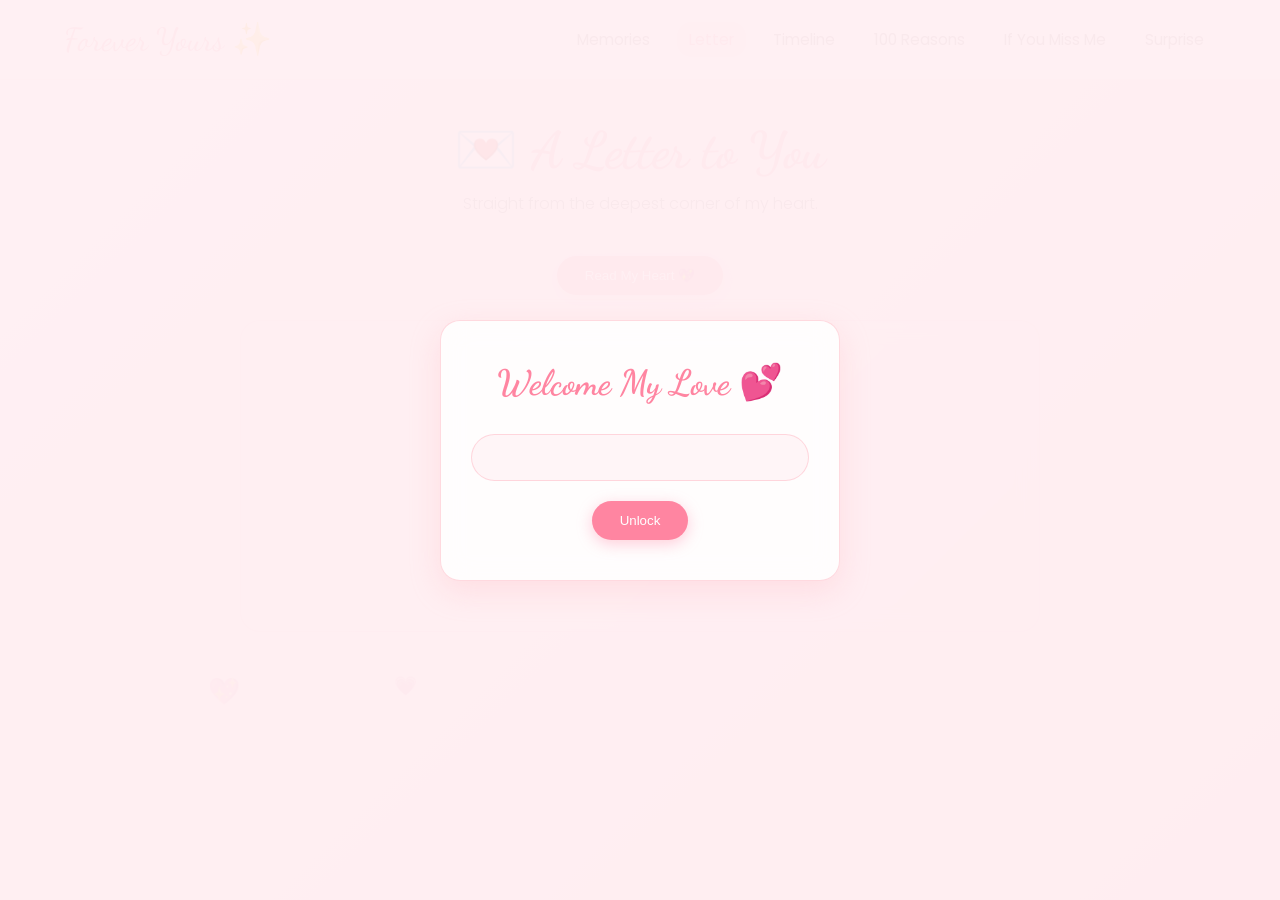
<file: letter.html>
<!DOCTYPE html>
<html lang="en">
<head>
  <meta charset="UTF-8">
  <meta name="viewport" content="width=device-width, initial-scale=1.0">
  <title>A Letter to You</title>
  <link rel="stylesheet" href="style.css">
  <style>
    .letter-box {
      background: rgba(255,255,255,0.04);
      border: 1px solid var(--card-border);
      padding: 40px;
      border-radius: 20px;
      backdrop-filter: blur(10px);
      max-width: 800px;
      margin: 0 auto;
      line-height: 1.8;
      font-size: 1.1rem;
      color: #f7e6eb;
    }
    .letter-text {
      min-height: 200px;
      white-space: pre-line;
      margin-bottom: 30px;
    }
    .signature {
      font-family: var(--font-heading);
      font-size: 2.5rem;
      color: var(--primary-color);
      text-align: right;
      display: none;
    }
    .center-btn { text-align: center; margin-bottom: 25px; }
  </style>
</head>
<body>
  <div id="password-overlay"><div class="pass-card"><h2>Welcome My Love 💕</h2><input type="password" id="pass-input"><button onclick="checkPassword()">Unlock</button><p id="pass-error" class="error-msg">Incorrect password!</p></div></div>

  <header>
    <a href="index.html" class="logo">Forever Yours ✨</a>
    <nav>
      <a href="index.html">Memories</a>
      <a href="letter.html" class="active">Letter</a>
      <a href="timeline.html">Timeline</a>
      <a href="reasons.html">100 Reasons</a>
      <a href="miss-me.html">If You Miss Me</a>
      <a href="surprise.html">Surprise</a>
    </nav>
  </header>

  <div class="container">
    <h1 class="page-title">💌 A Letter to You</h1>
    <p class="page-subtitle">Straight from the deepest corner of my heart.</p>

    <div class="center-btn">
      <button class="btn" onclick="typeLetter()">Read My Heart 💖</button>
    </div>

    <div class="letter-box">
      <div id="typed-text" class="letter-text">Click the button above to reveal my letter...</div>
      <div id="sig" class="signature">Forever & Always,<br>Your Love ❤️</div>
    </div>
  </div>

  <script src="script.js"></script>
<script>
  const fullLetter = `My Dearest,\n\nFrom the moment you entered my life, everything changed for the better. You brought light into my darkest days and added color to my everyday world.\n\nEvery smile we share, every conversation, and every quiet moment together is a treasure I hold close to my heart. Thank you for loving me, for believing in us, and for making every single day feel like a beautiful fairytale.\n\nHere's to us, our journey, and a lifetime of more memories together.`;

  function typeLetter() {
    let i = 0;
    const speed = 40;
    const target = document.getElementById("typed-text");

    target.innerHTML = "";
    target.style.color = "#888888";

    function type() {
      if (i < fullLetter.length) {
        target.innerHTML += fullLetter.charAt(i);
        i++;
        setTimeout(type, speed);
      } else {
        document.getElementById("sig").style.display = "block";
      }
    }

    type();
  }
</script>

</body>
</html>
</file>
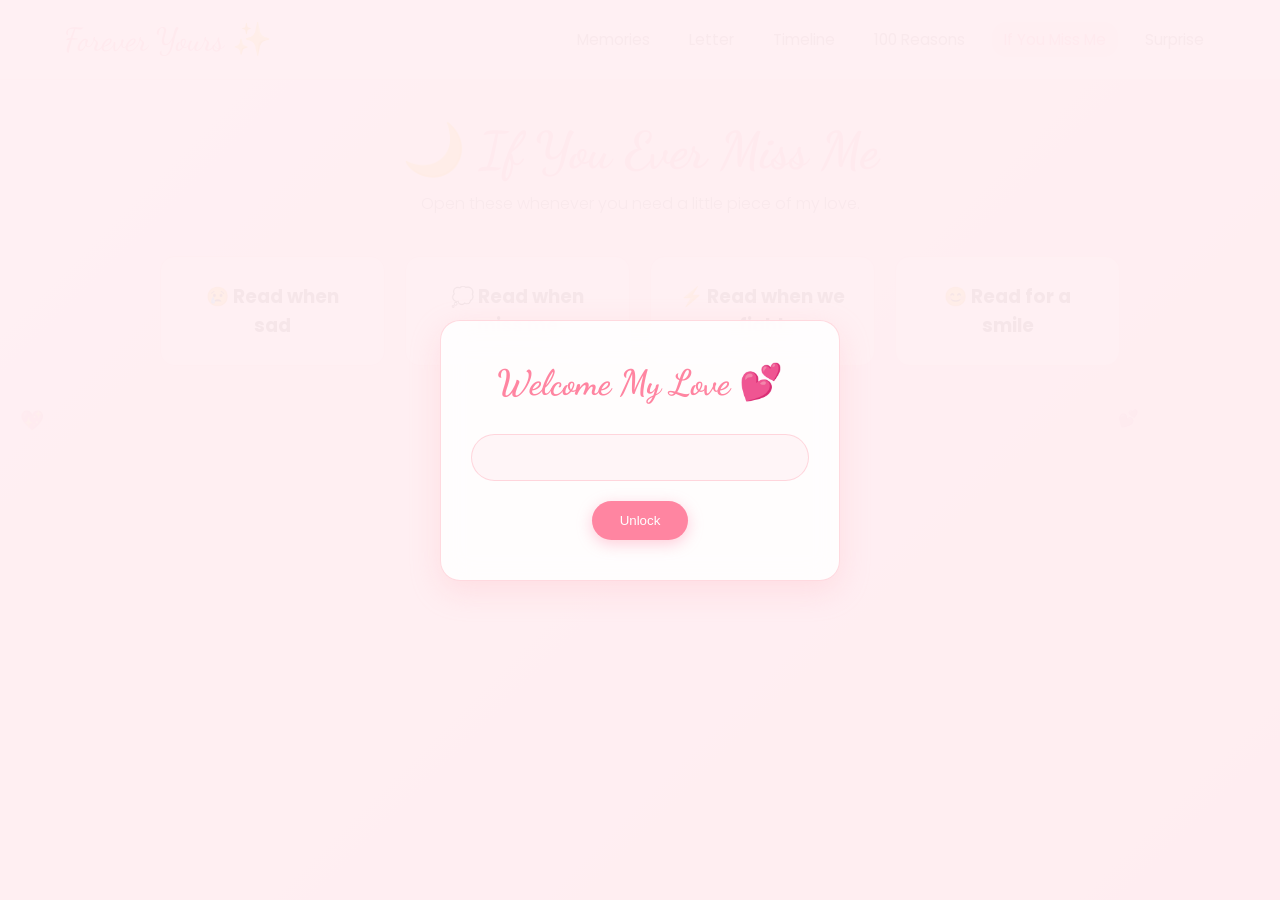
<file: miss-me.html>
<!DOCTYPE html>
<html lang="en">
<head>
  <meta charset="UTF-8">
  <meta name="viewport" content="width=device-width, initial-scale=1.0">
  <title>If You Miss Me</title>
  <link rel="stylesheet" href="style.css">
  <style>
    .grid-btns { display: grid; grid-template-columns: repeat(auto-fit, minmax(220px, 1fr)); gap: 20px; }
    .msg-card { background: var(--card-bg); border: 1px solid var(--card-border); padding: 25px; border-radius: 15px; text-align: center; cursor: pointer; transition: all 0.3s; }
    .msg-card:hover { border-color: var(--primary-color); transform: translateY(-3px); }
    .hidden-content { display: none; margin-top: 15px; font-size: 0.95rem; color: var(--text-muted); border-top: 1px solid rgba(255,255,255,0.1); padding-top: 15px; }
  </style>
</head>
<body>
  <div id="password-overlay"><div class="pass-card"><h2>Welcome My Love 💕</h2><input type="password" id="pass-input"><button onclick="checkPassword()">Unlock</button><p id="pass-error" class="error-msg">Incorrect password!</p></div></div>

  <header>
    <a href="index.html" class="logo">Forever Yours ✨</a>
    <nav>
      <a href="index.html">Memories</a>
      <a href="letter.html">Letter</a>
      <a href="timeline.html">Timeline</a>
      <a href="reasons.html">100 Reasons</a>
      <a href="miss-me.html" class="active">If You Miss Me</a>
      <a href="surprise.html">Surprise</a>
    </nav>
  </header>

  <div class="container">
    <h1 class="page-title">🌙 If You Ever Miss Me</h1>
    <p class="page-subtitle">Open these whenever you need a little piece of my love.</p>

    <div class="grid-btns">
      <div class="msg-card" onclick="toggleMsg(1)">
        <h3>😢 Read when sad</h3>
        <div id="msg-1" class="hidden-content">Remember that storms don't last forever. Take a deep breath, I'm sending you the tightest hug right now!</div>
      </div>
      <div class="msg-card" onclick="toggleMsg(2)">
        <h3>💭 Read when miss me</h3>
        <div id="msg-2" class="hidden-content">Close your eyes and place your hand on your heart. I'm right there with you in spirit, counting down until I see you next.</div>
      </div>
      <div class="msg-card" onclick="toggleMsg(3)">
        <h3>⚡ Read when we fight</h3>
        <div id="msg-3" class="hidden-content">Even when we disagree, I love you more than words can express. It's always us against the problem, never you against me.</div>
      </div>
      <div class="msg-card" onclick="toggleMsg(4)">
        <h3>😊 Read for a smile</h3>
        <div id="msg-4" class="hidden-content">Fun fact: Someone in the world thinks you are the most gorgeous and perfect person ever. (Spoiler: It's ME!)</div>
      </div>
    </div>
  </div>

  <script src="script.js"></script>
  <script>
    function toggleMsg(id) {
      const el = document.getElementById(`msg-${id}`);
      el.style.display = el.style.display === "block" ? "none" : "block";
    }
  </script>
</body>
</html>
</file>
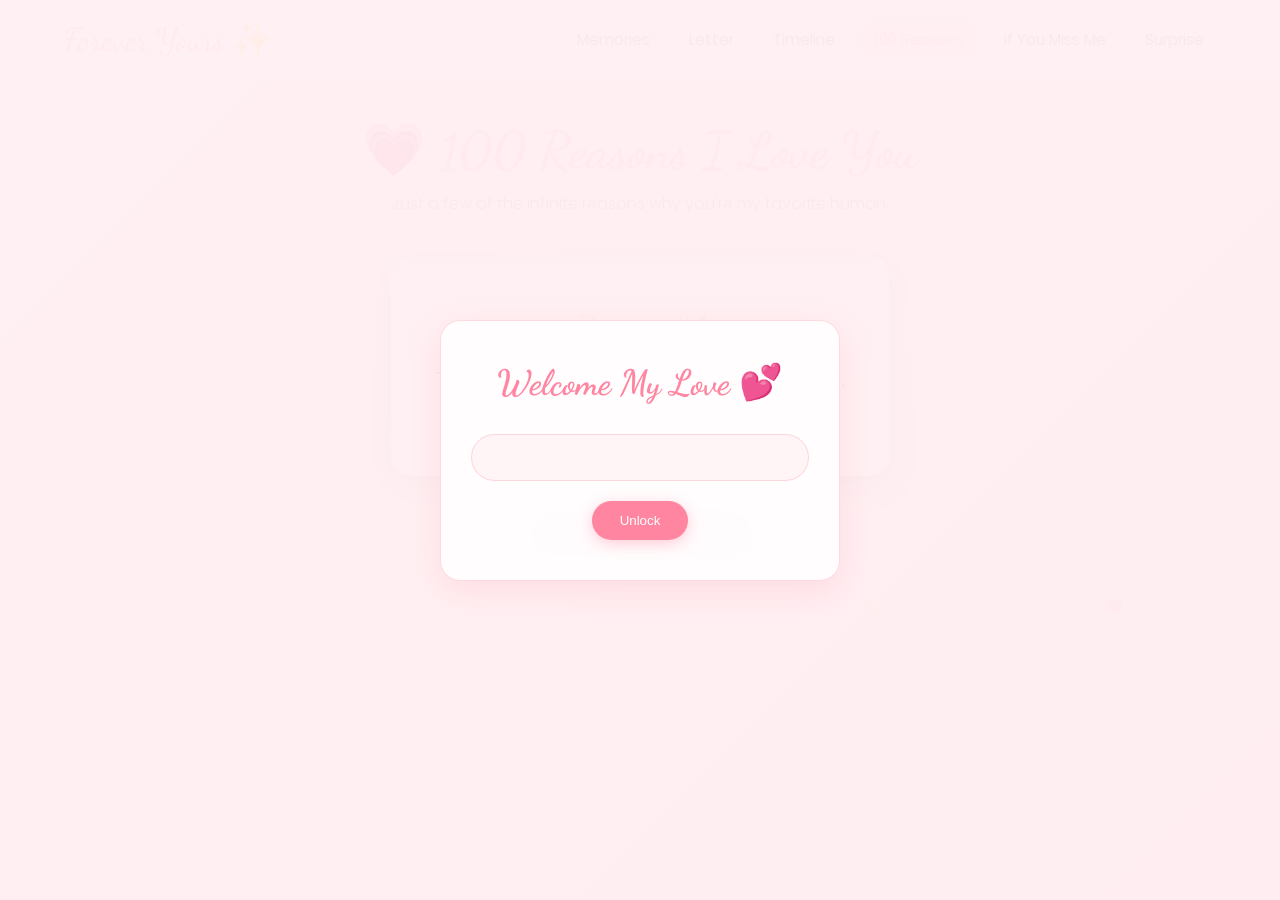
<file: reasons.html>
<!DOCTYPE html>
<html lang="en">
<head>
  <meta charset="UTF-8">
  <meta name="viewport" content="width=device-width, initial-scale=1.0">
  <title>100 Reasons</title>
  <link rel="stylesheet" href="style.css">
  <style>
    .reason-box {
      max-width: 500px;
      margin: 40px auto;
      background: var(--card-bg);
      border: 1px solid var(--card-border);
      padding: 50px 30px;
      border-radius: 20px;
      text-align: center;
      min-height: 220px;
      display: flex;
      flex-direction: column;
      justify-content: center;
      align-items: center;
      backdrop-filter: blur(10px);
      box-shadow: 0 10px 30px rgba(0,0,0,0.3);
    }
    .reason-num { color: var(--primary-color); font-family: var(--font-heading); font-size: 2.2rem; }
    .reason-text { font-size: 1.2rem; margin-top: 15px; min-height: 60px; }
  </style>
</head>
<body>
  <div id="password-overlay"><div class="pass-card"><h2>Welcome My Love 💕</h2><input type="password" id="pass-input"><button onclick="checkPassword()">Unlock</button><p id="pass-error" class="error-msg">Incorrect password!</p></div></div>

  <header>
    <a href="index.html" class="logo">Forever Yours ✨</a>
    <nav>
      <a href="index.html">Memories</a>
      <a href="letter.html">Letter</a>
      <a href="timeline.html">Timeline</a>
      <a href="reasons.html" class="active">100 Reasons</a>
      <a href="miss-me.html">If You Miss Me</a>
      <a href="surprise.html">Surprise</a>
    </nav>
  </header>

  <div class="container">
    <h1 class="page-title">💗 100 Reasons I Love You</h1>
    <p class="page-subtitle">Just a few of the infinite reasons why you're my favorite human.</p>

    <div class="reason-box">
      <div id="r-num" class="reason-num">Reason #1</div>
      <div id="r-text" class="reason-text">The way your eyes light up when you smile.</div>
    </div>

    <div style="text-align: center;">
      <button class="btn" onclick="nextReason()">Give Me Another Reason 💕</button>
      <p id="final-note" style="margin-top: 20px; color: var(--primary-color); display: none; font-family: var(--font-heading); font-size: 1.8rem;">And honestly, 100 isn't even enough... ❤️</p>
    </div>
  </div>

  <script src="script.js"></script>
  <script>
    const reasons = [
      "The way your eyes light up when you smile.",
      "How you always make me feel safe and loved.",
      "Your comforting laugh that fixes my worst days.",
      "The way you care so deeply for the people around you.",
      "How cute you look when you get super excited.",
      "Your warm hugs that feel like coming home.",
      "The endless support you show for my dreams."
    ];
    let currentIndex = 0;

    function nextReason() {
      currentIndex = (currentIndex + 1) % reasons.length;
      document.getElementById("r-num").innerText = `Reason #${currentIndex + 1}`;
      document.getElementById("r-text").innerText = reasons[currentIndex];
      
      if(currentIndex === reasons.length - 1) {
        document.getElementById("final-note").style.display = "block";
      }
    }
  </script>
</body>
</html>
</file>
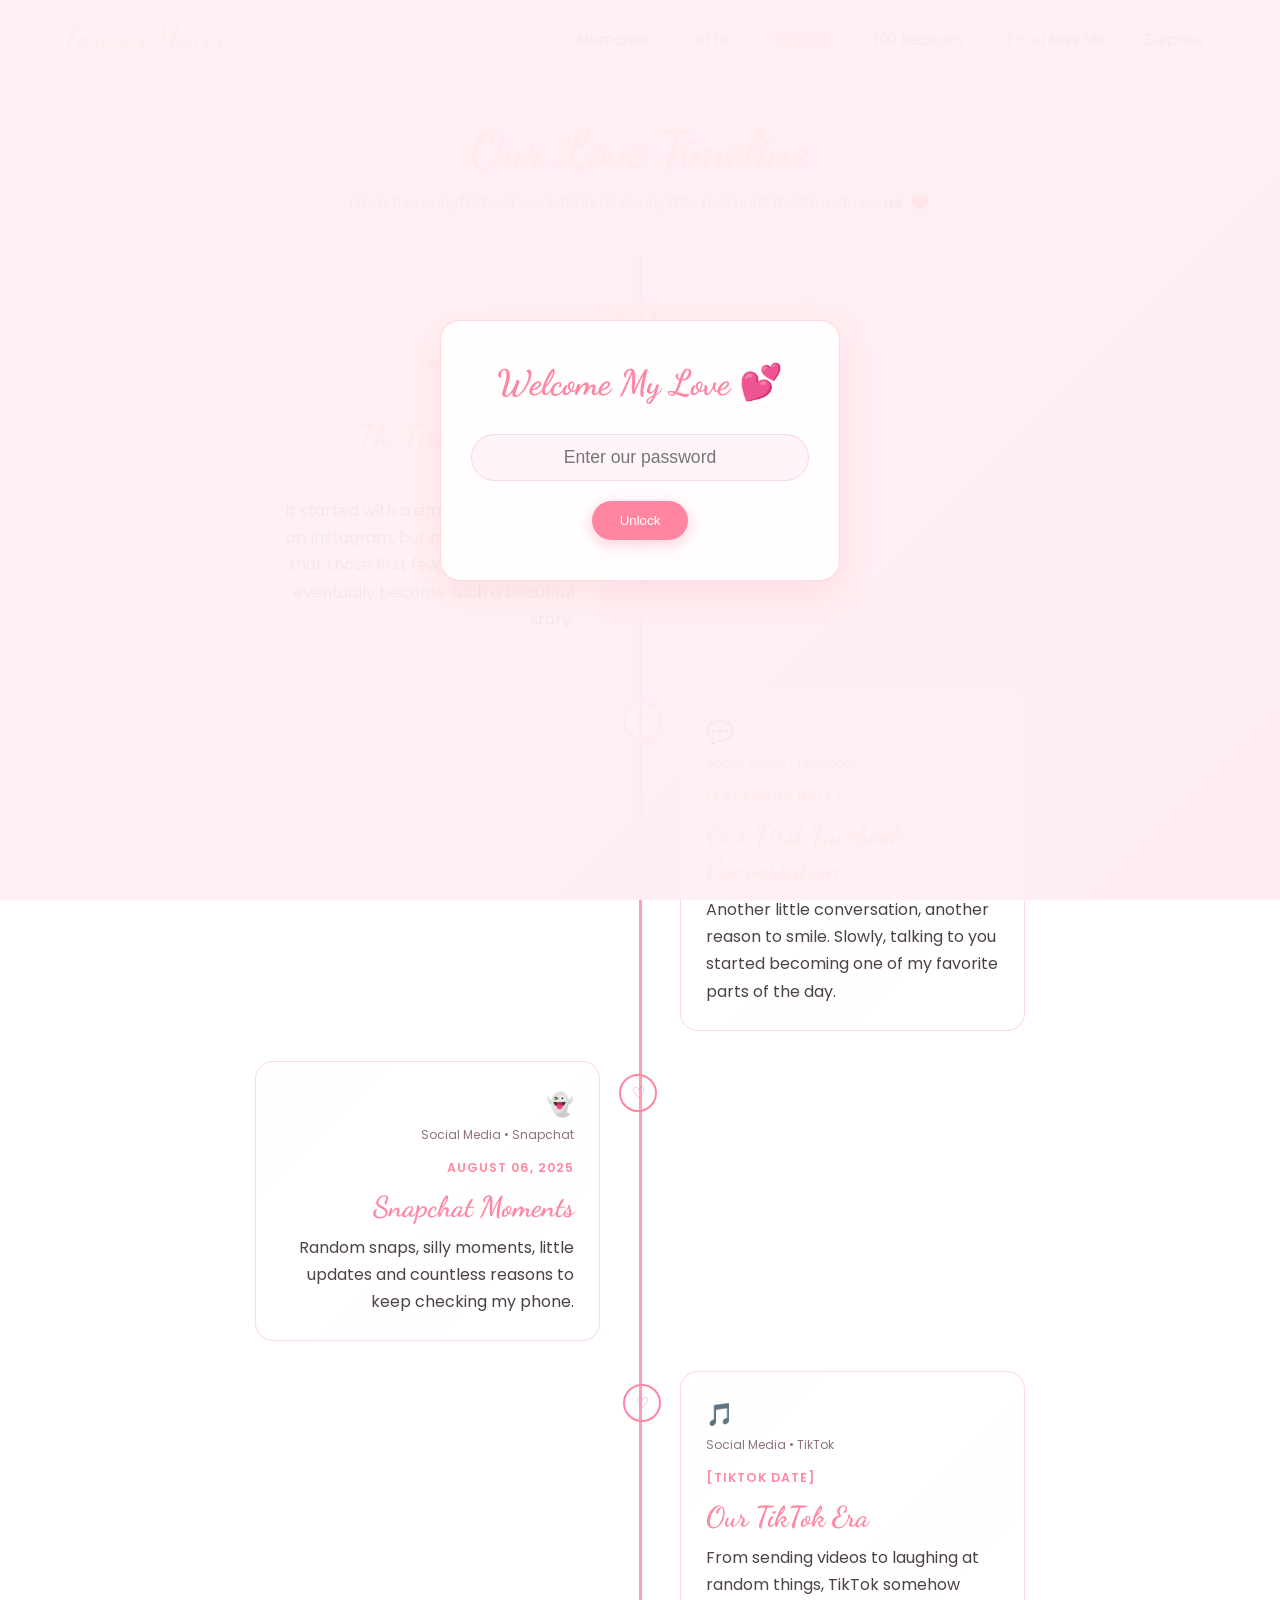
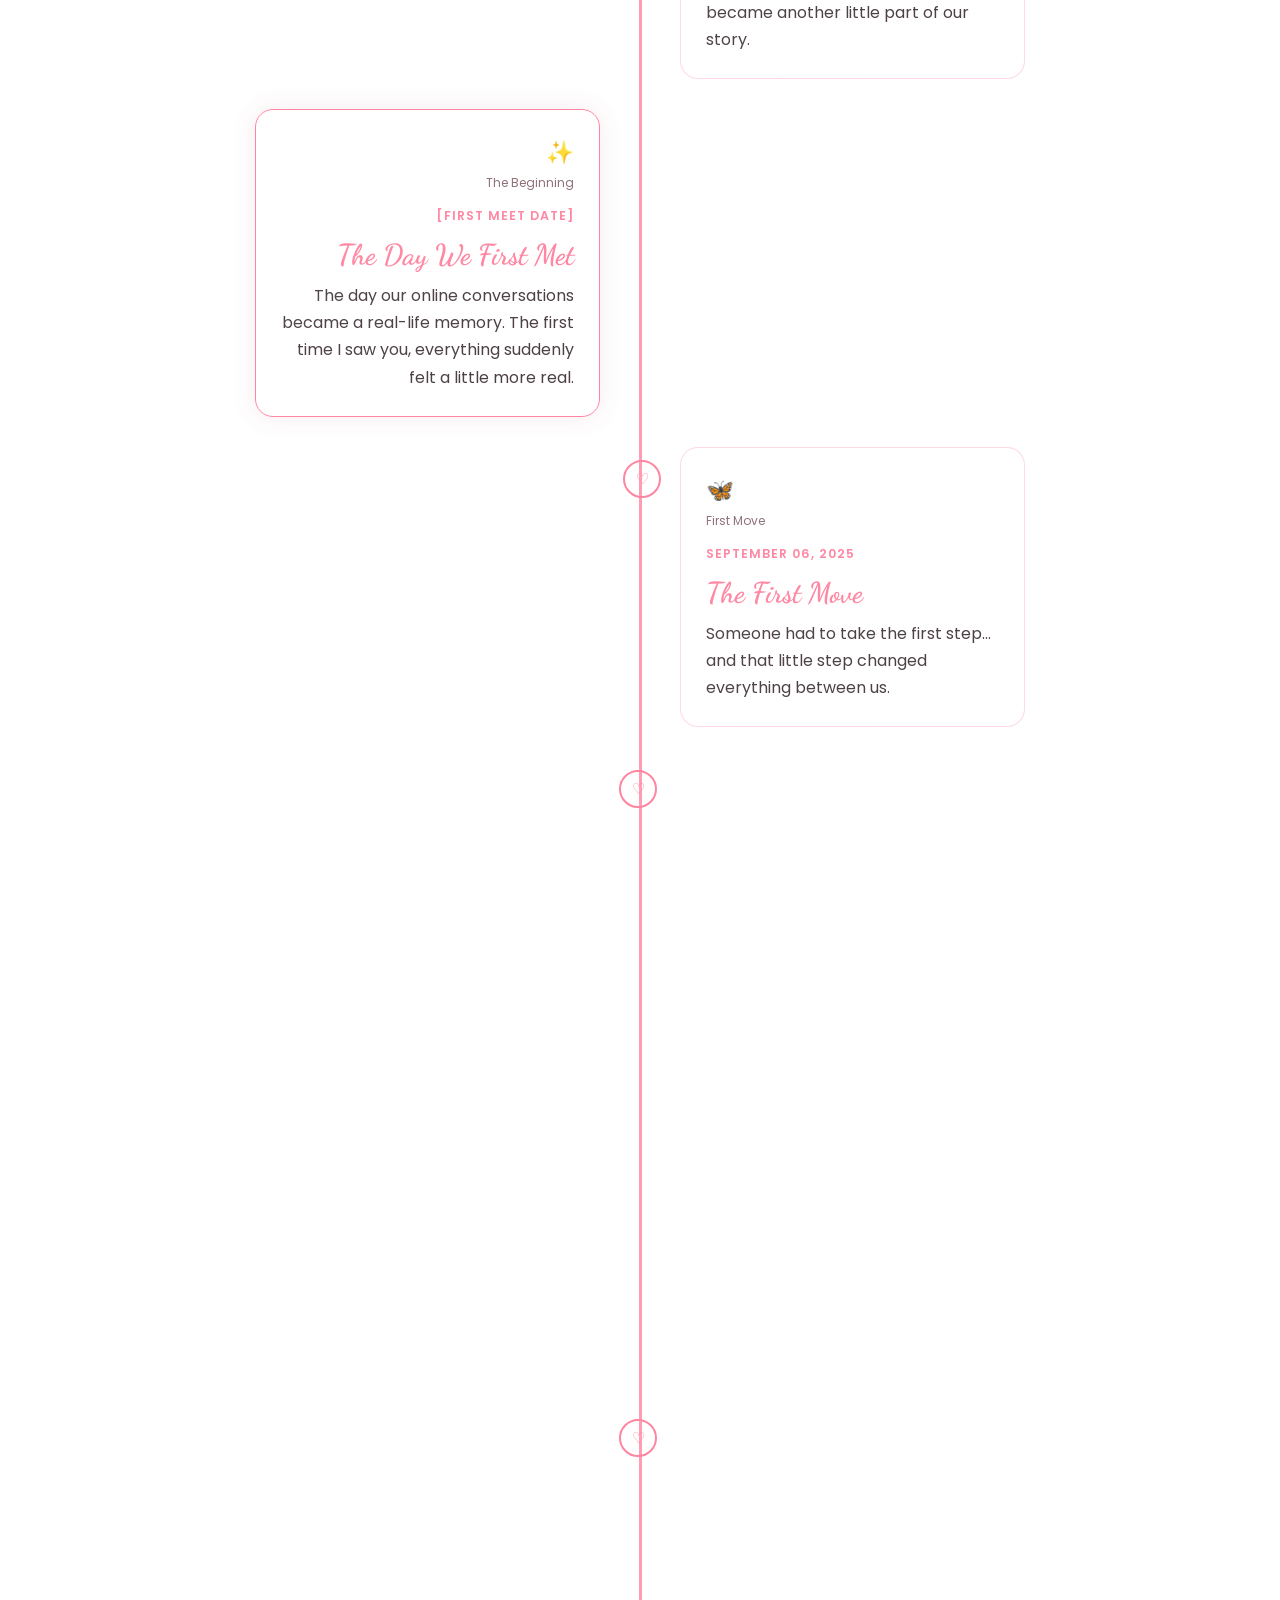
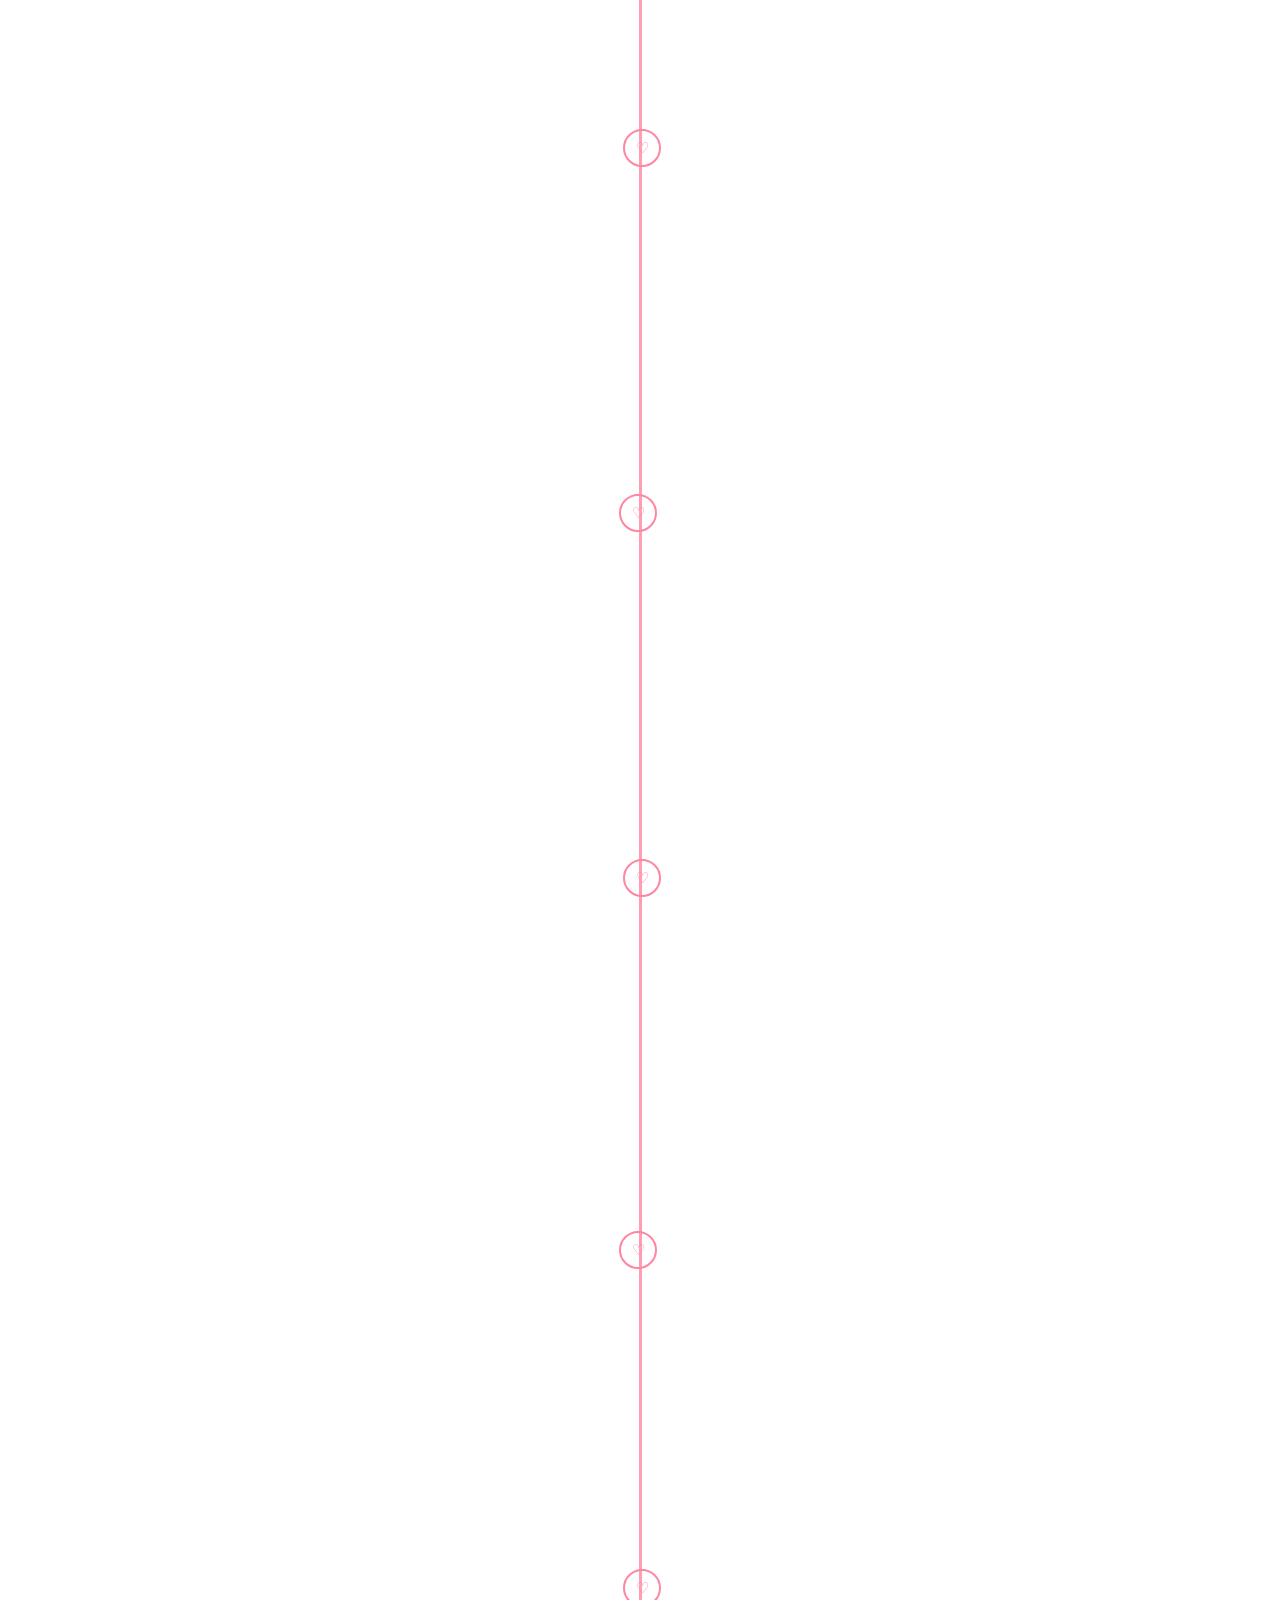
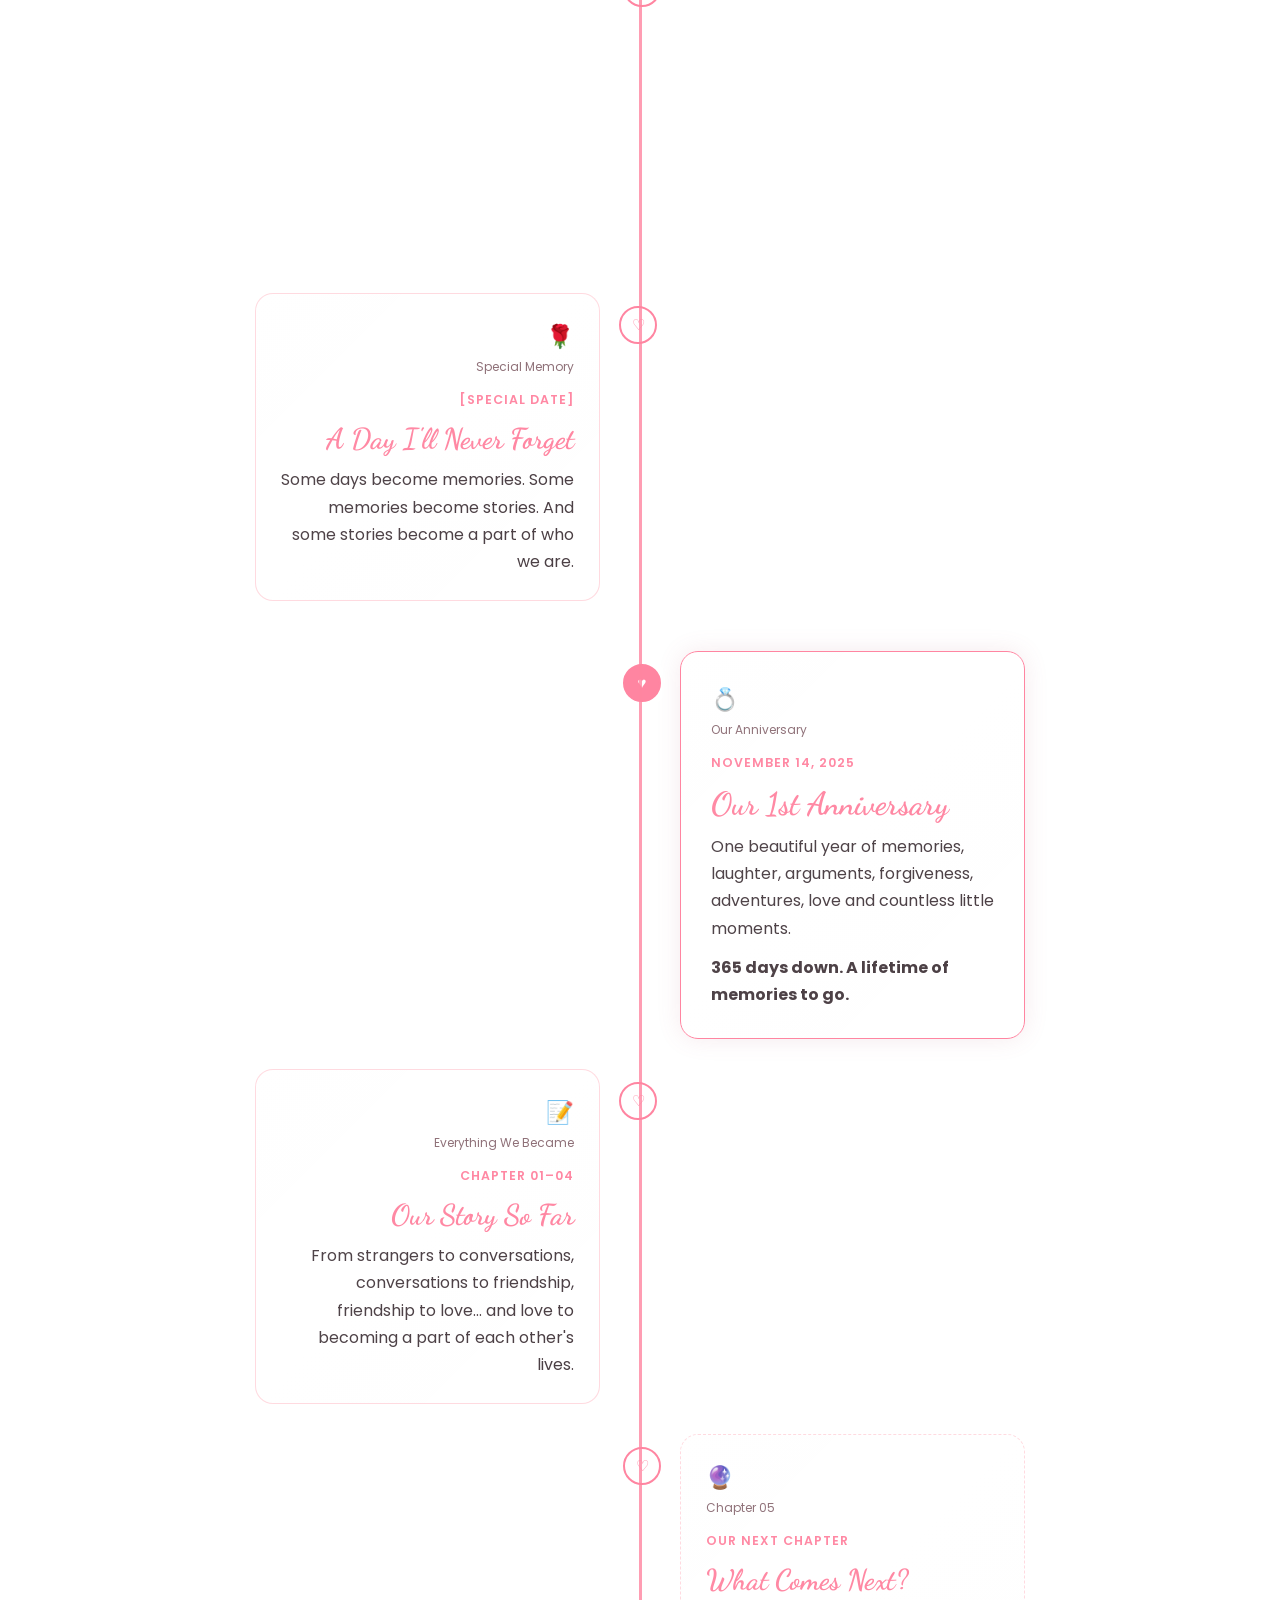
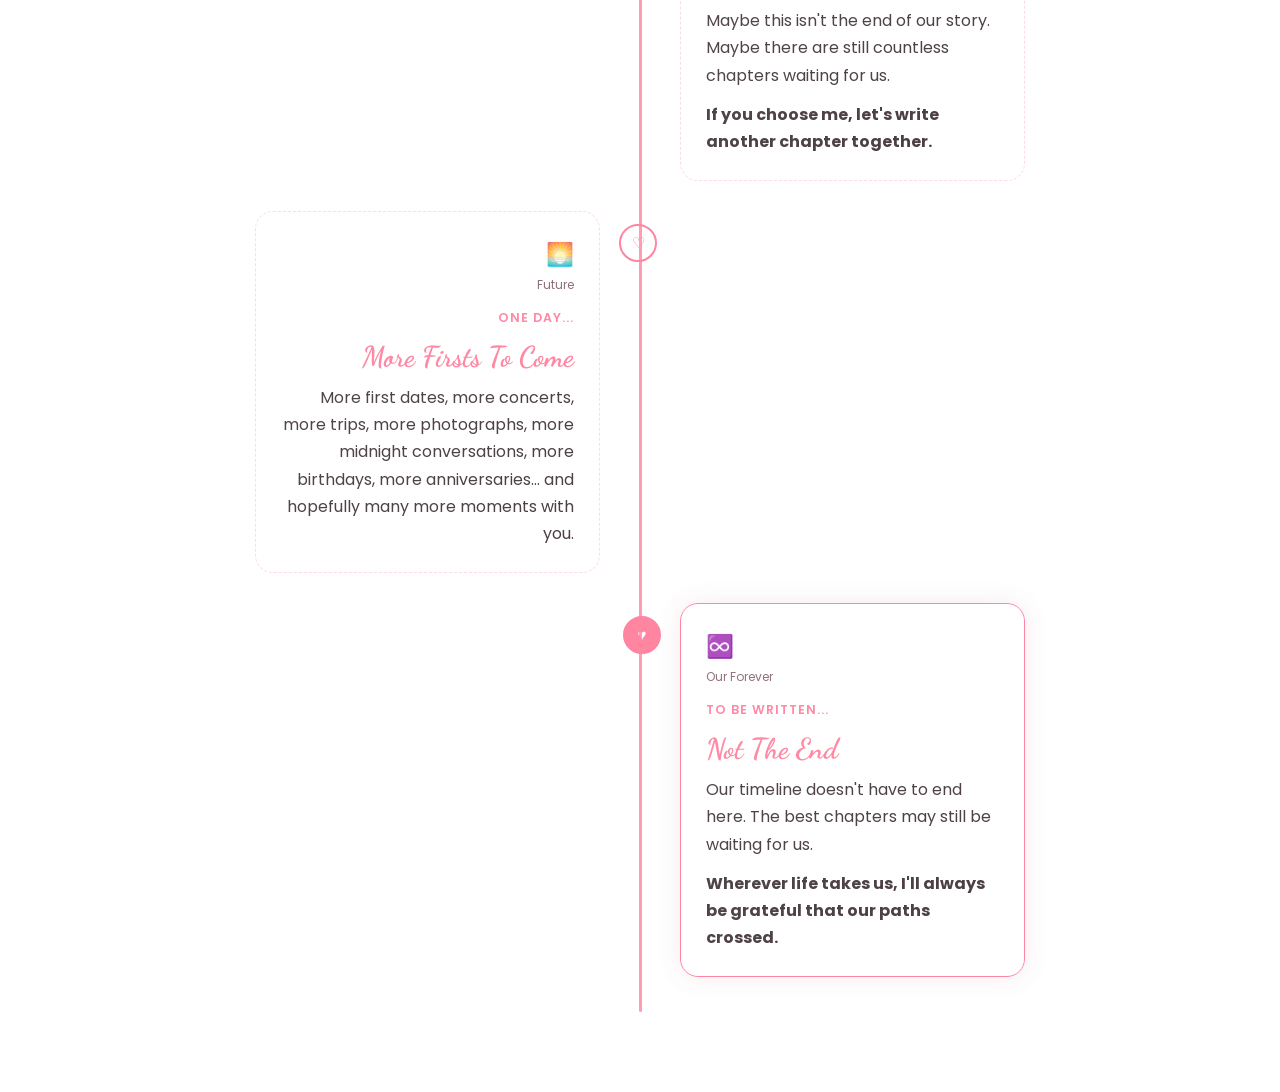
<file: timeline.html>
<!DOCTYPE html>
<html lang="en">
<head>
  <meta charset="UTF-8">
  <meta name="viewport" content="width=device-width, initial-scale=1.0">

  <title>Our Timeline | Mebisha ♡ Bibek</title>
  <meta name="description" content="A timeline of the beautiful moments, memories, and milestones that became our love story.">
  <meta name="theme-color" content="#b85c70">

  <link rel="stylesheet" href="style.css">

  <style>
    /* =========================
       TIMELINE
    ========================= */

    .timeline {
      position: relative;
      max-width: 850px;
      margin: 40px auto 80px;
      padding: 20px 0;
    }

    .timeline::after {
      content: "";
      position: absolute;
      width: 3px;
      background: var(--primary-color);
      top: 0;
      bottom: 0;
      left: 50%;
      margin-left: -1.5px;
      border-radius: 10px;
      opacity: 0.8;
    }

    .t-item {
      position: relative;
      width: 50%;
      padding: 15px 40px;
      box-sizing: border-box;
      animation: fadeUp 0.8s ease both;
    }

    .t-item::after {
      content: "♡";
      position: absolute;
      width: 34px;
      height: 34px;
      line-height: 34px;
      text-align: center;
      background: var(--card-bg);
      border: 2px solid var(--primary-color);
      color: var(--primary-color);
      border-radius: 50%;
      top: 28px;
      z-index: 2;
      font-size: 15px;
      box-shadow: 0 0 0 6px rgba(255,255,255,0.03);
    }

    .t-item.left {
      left: 0;
      text-align: right;
    }

    .t-item.right {
      left: 50%;
      text-align: left;
    }

    .t-item.left::after {
      right: -17px;
    }

    .t-item.right::after {
      left: -17px;
    }

    .t-content {
      position: relative;
      padding: 25px;
      background: var(--card-bg);
      border: 1px solid var(--card-border);
      border-radius: 18px;
      backdrop-filter: blur(12px);
      -webkit-backdrop-filter: blur(12px);
      transition: all 0.3s ease;
      overflow: hidden;
    }

    .t-content::before {
      content: "";
      position: absolute;
      inset: 0;
      background: linear-gradient(
        135deg,
        rgba(255,255,255,0.05),
        transparent
      );
      pointer-events: none;
    }

    .t-content:hover {
      transform: translateY(-5px);
      border-color: var(--primary-color);
      box-shadow: 0 12px 35px rgba(0,0,0,0.12);
    }

    .t-content .date {
      display: inline-block;
      font-size: 0.78rem;
      letter-spacing: 1px;
      text-transform: uppercase;
      color: var(--primary-color);
      margin-bottom: 8px;
      font-weight: 600;
    }

    .t-content .category {
      display: block;
      font-size: 0.75rem;
      color: var(--text-muted);
      margin-bottom: 10px;
    }

    .t-content h3 {
      color: var(--primary-color);
      font-family: var(--font-heading);
      font-size: 1.8rem;
      margin: 5px 0 10px;
    }

    .t-content p {
      line-height: 1.7;
      margin: 0;
    }

    .t-icon {
      font-size: 1.4rem;
      margin-bottom: 5px;
      display: block;
    }

    /* Special milestone */
    .t-item.special .t-content {
      border: 1px solid var(--primary-color);
      box-shadow: 0 0 25px rgba(184,92,112,0.12);
    }

    .t-item.special::after {
      content: "♥";
      background: var(--primary-color);
      color: white;
    }

    /* Anniversary */
    .anniversary {
      margin-top: 20px;
    }

    .anniversary .t-content {
      padding: 30px;
    }

    .anniversary h3 {
      font-size: 2rem;
    }

    /* Future chapter */
    .future .t-content {
      border-style: dashed;
    }

    /* Fade animation */
    @keyframes fadeUp {
      from {
        opacity: 0;
        transform: translateY(25px);
      }
      to {
        opacity: 1;
        transform: translateY(0);
      }
    }

    /* =========================
       MOBILE
    ========================= */

    @media (max-width: 700px) {

      .timeline {
        margin-top: 30px;
        padding-left: 0;
      }

      .timeline::after {
        left: 20px;
        margin-left: -1.5px;
      }

      .t-item,
      .t-item.left,
      .t-item.right {
        width: 100%;
        left: 0;
        padding-left: 55px;
        padding-right: 10px;
        text-align: left;
      }

      .t-item.left::after,
      .t-item.right::after {
        left: 3px;
        right: auto;
      }

      .t-content {
        padding: 20px;
      }

      .t-content h3 {
        font-size: 1.55rem;
      }
    }
  </style>
</head>

<body>

  <!-- =========================
       PASSWORD
  ========================= -->

  <div id="password-overlay">
    <div class="pass-card">
      <h2>Welcome My Love 💕</h2>

      <input
        type="password"
        id="pass-input"
        placeholder="Enter our password"
      >

      <button onclick="checkPassword()">Unlock</button>

      <p id="pass-error" class="error-msg">
        Incorrect password!
      </p>
    </div>
  </div>


  <!-- =========================
       HEADER
  ========================= -->

  <header>
    <a href="index.html" class="logo">
      Forever Yours
    </a>

    <nav>
      <a href="index.html">Memories</a>
      <a href="letter.html">Letter</a>
      <a href="timeline.html" class="active">Timeline</a>
      <a href="reasons.html">100 Reasons</a>
      <a href="miss-me.html">If You Miss Me</a>
      <a href="surprise.html">Surprise</a>
    </nav>
  </header>


  <!-- =========================
       MAIN
  ========================= -->

  <main class="container">

    <h1 class="page-title">
      Our Love Timeline
    </h1>

    <p class="page-subtitle">
      From the very first conversation to every little moment
      that made us <strong>us</strong>. ❤️
    </p>


    <!-- =========================
         TIMELINE
    ========================= -->

    <div class="timeline">


      <!-- 01 -->
      <div class="t-item left">
        <div class="t-content">

          <span class="t-icon">📸</span>

          <span class="category">
            Social Media • Instagram
          </span>

          <span class="date">
            August 01, 2025
          </span>

          <h3>The First Instagram Conversation</h3>

          <p>
            It started with a simple conversation on Instagram,
            but neither of us knew that those first few messages
            would eventually become such a beautiful story.
          </p>

        </div>
      </div>


      <!-- 02 -->
      <div class="t-item right">
        <div class="t-content">

          <span class="t-icon">💬</span>

          <span class="category">
            Social Media • Facebook
          </span>

          <span class="date">
            [Facebook Date]
          </span>

          <h3>Our First Facebook Conversation</h3>

          <p>
            Another little conversation, another reason to smile.
            Slowly, talking to you started becoming one of my
            favorite parts of the day.
          </p>

        </div>
      </div>


      <!-- 03 -->
      <div class="t-item left">
        <div class="t-content">

          <span class="t-icon">👻</span>

          <span class="category">
            Social Media • Snapchat
          </span>

          <span class="date">
            August 06, 2025
          </span>

          <h3>Snapchat Moments</h3>

          <p>
            Random snaps, silly moments, little updates and
            countless reasons to keep checking my phone.
          </p>

        </div>
      </div>


      <!-- 04 -->
      <div class="t-item right">
        <div class="t-content">

          <span class="t-icon">🎵</span>

          <span class="category">
            Social Media • TikTok
          </span>

          <span class="date">
            [TikTok Date]
          </span>

          <h3>Our TikTok Era</h3>

          <p>
            From sending videos to laughing at random things,
            TikTok somehow became another little part of our story.
          </p>

        </div>
      </div>


      <!-- 05 -->
      <div class="t-item left special">
        <div class="t-content">

          <span class="t-icon">✨</span>

          <span class="category">
            The Beginning
          </span>

          <span class="date">
            [First Meet Date]
          </span>

          <h3>The Day We First Met</h3>

          <p>
            The day our online conversations became a real-life
            memory. The first time I saw you, everything suddenly
            felt a little more real.
          </p>

        </div>
      </div>


      <!-- 06 -->
      <div class="t-item right">
        <div class="t-content">

          <span class="t-icon">🦋</span>

          <span class="category">
            First Move
          </span>

          <span class="date">
            September 06, 2025
          </span>

          <h3>The First Move</h3>

          <p>
            Someone had to take the first step...
            and that little step changed everything between us.
          </p>

        </div>
      </div>


      <!-- 07 -->
      <div class="t-item left">
        <div class="t-content">

          <span class="t-icon">💗</span>

          <span class="category">
            First Date
          </span>

          <span class="date">
            [First Date]
          </span>

          <h3>Our First Date</h3>

          <p>
            Nervous smiles, endless talking, little moments,
            and that feeling of not wanting the day to end.
          </p>

        </div>
      </div>


      <!-- 08 -->
      <div class="t-item right special">
        <div class="t-content">

          <span class="t-icon">💋</span>

          <span class="category">
            A Moment To Remember
          </span>

          <span class="date">
            [First Kiss Date]
          </span>

          <h3>Our First Kiss</h3>

          <p>
            One tiny moment that somehow said more than
            a thousand words ever could. A memory I will
            always carry with me.
          </p>

        </div>
      </div>


      <!-- 09 -->
      <div class="t-item left">
        <div class="t-content">

          <span class="t-icon">❤️</span>

          <span class="category">
            Our Relationship
          </span>

          <span class="date">
            November 14, 2025
          </span>

          <h3>When We Became Us</h3>

          <p>
            The day our story became official.
            Two people, one story, and a whole future
            waiting to be written.
          </p>

        </div>
      </div>


      <!-- 10 -->
      <div class="t-item right">
        <div class="t-content">

          <span class="t-icon">🌙</span>

          <span class="category">
            Late Night Memories
          </span>

          <span class="date">
            [Special Date]
          </span>

          <h3>Our Late Night Talks</h3>

          <p>
            Hours of talking about everything and nothing,
            forgetting about the time because being together
            somehow made every minute disappear.
          </p>

        </div>
      </div>


      <!-- 11 -->
      <div class="t-item left">
        <div class="t-content">

          <span class="t-icon">🎶</span>

          <span class="category">
            Our First Concert
          </span>

          <span class="date">
            [Concert Date]
          </span>

          <h3>Our First Concert Together</h3>

          <p>
            Our first concert, our first shared music memory,
            and one more beautiful moment added to our story.
            Some songs will forever remind me of you.
          </p>

        </div>
      </div>


      <!-- 12 -->
      <div class="t-item right">
        <div class="t-content">

          <span class="t-icon">📷</span>

          <span class="category">
            First Favorite Memory
          </span>

          <span class="date">
            September 03, 2025
          </span>

          <h3>The Picture I'll Always Keep</h3>

          <p>
            One picture, one moment, one smile...
            somehow it became one of those memories
            I never want to forget.
          </p>

        </div>
      </div>


      <!-- 13 -->
      <div class="t-item left">
        <div class="t-content">

          <span class="t-icon">🥰</span>

          <span class="category">
            Little Things
          </span>

          <span class="date">
            [Date]
          </span>

          <h3>The Little Things</h3>

          <p>
            The random calls, good morning messages,
            goodnight texts, inside jokes and tiny surprises
            that slowly became our everyday happiness.
          </p>

        </div>
      </div>


      <!-- 14 -->
      <div class="t-item right">
        <div class="t-content">

          <span class="t-icon">🌧️</span>

          <span class="category">
            Growing Together
          </span>

          <span class="date">
            [Date]
          </span>

          <h3>Through The Hard Days</h3>

          <p>
            Not every day was perfect, but every difficult
            moment taught us something about love, patience,
            understanding and each other.
          </p>

        </div>
      </div>


      <!-- 15 -->
      <div class="t-item left">
        <div class="t-content">

          <span class="t-icon">🌹</span>

          <span class="category">
            Special Memory
          </span>

          <span class="date">
            [Special Date]
          </span>

          <h3>A Day I'll Never Forget</h3>

          <p>
            Some days become memories.
            Some memories become stories.
            And some stories become a part of who we are.
          </p>

        </div>
      </div>


      <!-- 16 -->
      <div class="t-item right special anniversary">
        <div class="t-content">

          <span class="t-icon">💍</span>

          <span class="category">
            Our Anniversary
          </span>

          <span class="date">
            November 14, 2025
          </span>

          <h3>Our 1st Anniversary</h3>

          <p>
            One beautiful year of memories, laughter,
            arguments, forgiveness, adventures, love
            and countless little moments.
          </p>

          <p style="margin-top:12px;">
            <strong>
              365 days down. A lifetime of memories to go.
            </strong>
          </p>

        </div>
      </div>


      <!-- 17 -->
      <div class="t-item left">
        <div class="t-content">

          <span class="t-icon">📝</span>

          <span class="category">
            Everything We Became
          </span>

          <span class="date">
            Chapter 01–04
          </span>

          <h3>Our Story So Far</h3>

          <p>
            From strangers to conversations,
            conversations to friendship,
            friendship to love...
            and love to becoming a part of each other's lives.
          </p>

        </div>
      </div>


      <!-- 18 -->
      <div class="t-item right future">
        <div class="t-content">

          <span class="t-icon">🔮</span>

          <span class="category">
            Chapter 05
          </span>

          <span class="date">
            Our Next Chapter
          </span>

          <h3>What Comes Next?</h3>

          <p>
            Maybe this isn't the end of our story.
            Maybe there are still countless chapters
            waiting for us.
          </p>

          <p style="margin-top:12px;">
            <strong>
              If you choose me, let's write another chapter together.
            </strong>
          </p>

        </div>
      </div>


      <!-- 19 -->
      <div class="t-item left future">
        <div class="t-content">

          <span class="t-icon">🌅</span>

          <span class="category">
            Future
          </span>

          <span class="date">
            One Day...
          </span>

          <h3>More Firsts To Come</h3>

          <p>
            More first dates, more concerts, more trips,
            more photographs, more midnight conversations,
            more birthdays, more anniversaries...
            and hopefully many more moments with you.
          </p>

        </div>
      </div>


      <!-- 20 -->
      <div class="t-item right special future">
        <div class="t-content">

          <span class="t-icon">♾️</span>

          <span class="category">
            Our Forever
          </span>

          <span class="date">
            To Be Written...
          </span>

          <h3>Not The End</h3>

          <p>
            Our timeline doesn't have to end here.
            The best chapters may still be waiting for us.
          </p>

          <p style="margin-top:12px;">
            <strong>
              Wherever life takes us,
              I'll always be grateful that our paths crossed.
            </strong>
          </p>

        </div>
      </div>

    </div>

  </main>


  <!-- =========================
       SCRIPT
  ========================= -->

  <script src="script.js"></script>

</body>
</html>
</file>
<file: style.css>
/* Google Fonts */
@import url('https://fonts.googleapis.com/css2?family=Dancing+Script:wght@600;700&family=Poppins:wght@300;400;500;600&display=swap');

:root {
  --primary-color: #ff85a1;      /* Vibrant Baby Pink */
  --primary-hover: #ff6088;      /* Slightly deeper pink for hover states */
  --bg-gradient: linear-gradient(135deg, #ffffff 0%, #ffe5ec 50%, #f7cad0 100%);
  --card-bg: rgba(255, 255, 255, 0.85);
  --card-border: rgba(255, 182, 193, 0.5);
  --text-main: #4a3e43;          /* Soft dark contrast for readability */
  --text-muted: #8c6d75;         /* Muted rose-gray for secondary text */
  --font-heading: 'Dancing Script', cursive;
  --font-body: 'Poppins', sans-serif;
  --focus-ring: 0 0 0 3px rgba(255, 133, 161, 0.4);
}

* {
  box-sizing: border-box;
  margin: 0;
  padding: 0;
}

body {
  font-family: var(--font-body);
  background: var(--bg-gradient);
  background-attachment: fixed;
  color: var(--text-main);
  min-height: 100vh;
  overflow-x: hidden;
  position: relative;
}

/* Password Gate Modal */
#password-overlay {
  position: fixed;
  inset: 0;
  background: rgba(255, 240, 243, 0.95);
  z-index: 9999;
  display: flex;
  justify-content: center;
  align-items: center;
  padding: 20px;
}

.pass-card {
  background: var(--card-bg);
  backdrop-filter: blur(15px);
  -webkit-backdrop-filter: blur(15px);
  border: 1px solid var(--card-border);
  padding: 40px 30px;
  border-radius: 20px;
  text-align: center;
  max-width: 400px;
  width: 100%;
  box-shadow: 0 10px 30px rgba(255, 182, 193, 0.3);
}

.pass-card h2 {
  font-family: var(--font-heading);
  font-size: 2.2rem;
  color: var(--primary-color);
  margin-bottom: 10px;
}

.pass-card input {
  width: 100%;
  padding: 12px 15px;
  margin: 20px 0;
  border-radius: 25px;
  border: 1px solid var(--card-border);
  background: #fff5f7;
  color: var(--text-main);
  text-align: center;
  font-size: 1.1rem;
  outline: none;
  transition: border-color 0.3s ease, box-shadow 0.3s ease;
}

.pass-card input:focus {
  border-color: var(--primary-color);
  box-shadow: var(--focus-ring);
}

.pass-card button, .btn {
  background: var(--primary-color);
  color: #ffffff;
  border: none;
  padding: 12px 28px;
  border-radius: 25px;
  cursor: pointer;
  font-weight: 500;
  transition: background-color 0.3s ease, transform 0.2s ease, box-shadow 0.3s ease;
  box-shadow: 0 4px 15px rgba(255, 133, 161, 0.4);
}

.pass-card button:hover, .btn:hover {
  background: var(--primary-hover);
  transform: translateY(-2px);
}

.pass-card button:focus-visible, .btn:focus-visible {
  outline: none;
  box-shadow: var(--focus-ring);
}

.error-msg {
  color: #e63946;
  font-size: 0.85rem;
  margin-top: 10px;
  display: none;
}

/* Header & Navigation */
header {
  padding: 20px 5%;
  display: flex;
  justify-content: space-between;
  align-items: center;
  border-bottom: 1px solid rgba(255, 182, 193, 0.3);
  backdrop-filter: blur(10px);
  -webkit-backdrop-filter: blur(10px);
  position: sticky;
  top: 0;
  z-index: 100;
  background: rgba(255, 255, 255, 0.85);
}

.logo {
  font-family: var(--font-heading);
  font-size: 2rem;
  color: var(--primary-color);
  text-decoration: none;
}

nav {
  display: flex;
  gap: 15px;
  flex-wrap: wrap;
}

nav a {
  color: var(--text-muted);
  text-decoration: none;
  font-size: 0.95rem;
  padding: 6px 12px;
  border-radius: 15px;
  transition: color 0.3s ease, background-color 0.3s ease;
}

nav a:hover, nav a.active {
  color: var(--primary-color);
  background: #ffe5ec;
}

/* Main Container */
.container {
  max-width: 1000px;
  margin: 40px auto;
  padding: 0 20px;
}

.page-title {
  text-align: center;
  font-family: var(--font-heading);
  font-size: 3.2rem;
  color: var(--primary-color);
  margin-bottom: 10px;
}

.page-subtitle {
  text-align: center;
  color: var(--text-muted);
  margin-bottom: 40px;
  font-weight: 300;
}

/* Floating Hearts Animation */
.heart {
  position: fixed;
  color: rgba(255, 133, 161, 0.5);
  font-size: 20px;
  pointer-events: none;
  animation: floatUp 6s linear infinite;
  z-index: 1;
  will-change: transform, opacity;
}

@keyframes floatUp {
  0% { transform: translateY(100vh) scale(0); opacity: 1; }
  100% { transform: translateY(-10vh) scale(1.2); opacity: 0; }
}

/* Respect user preferences for reduced motion */
@media (prefers-reduced-motion: reduce) {
  .heart {
    animation: none;
    display: none;
  }
  
  .pass-card button, .btn {
    transition: none;
  }
}

/* Responsiveness */
@media (max-width: 768px) {
  header { flex-direction: column; gap: 15px; text-align: center; }
  nav { justify-content: center; gap: 8px; }
  nav a { font-size: 0.85rem; padding: 5px 8px; }
  .page-title { font-size: 2.5rem; }
}
</file>
